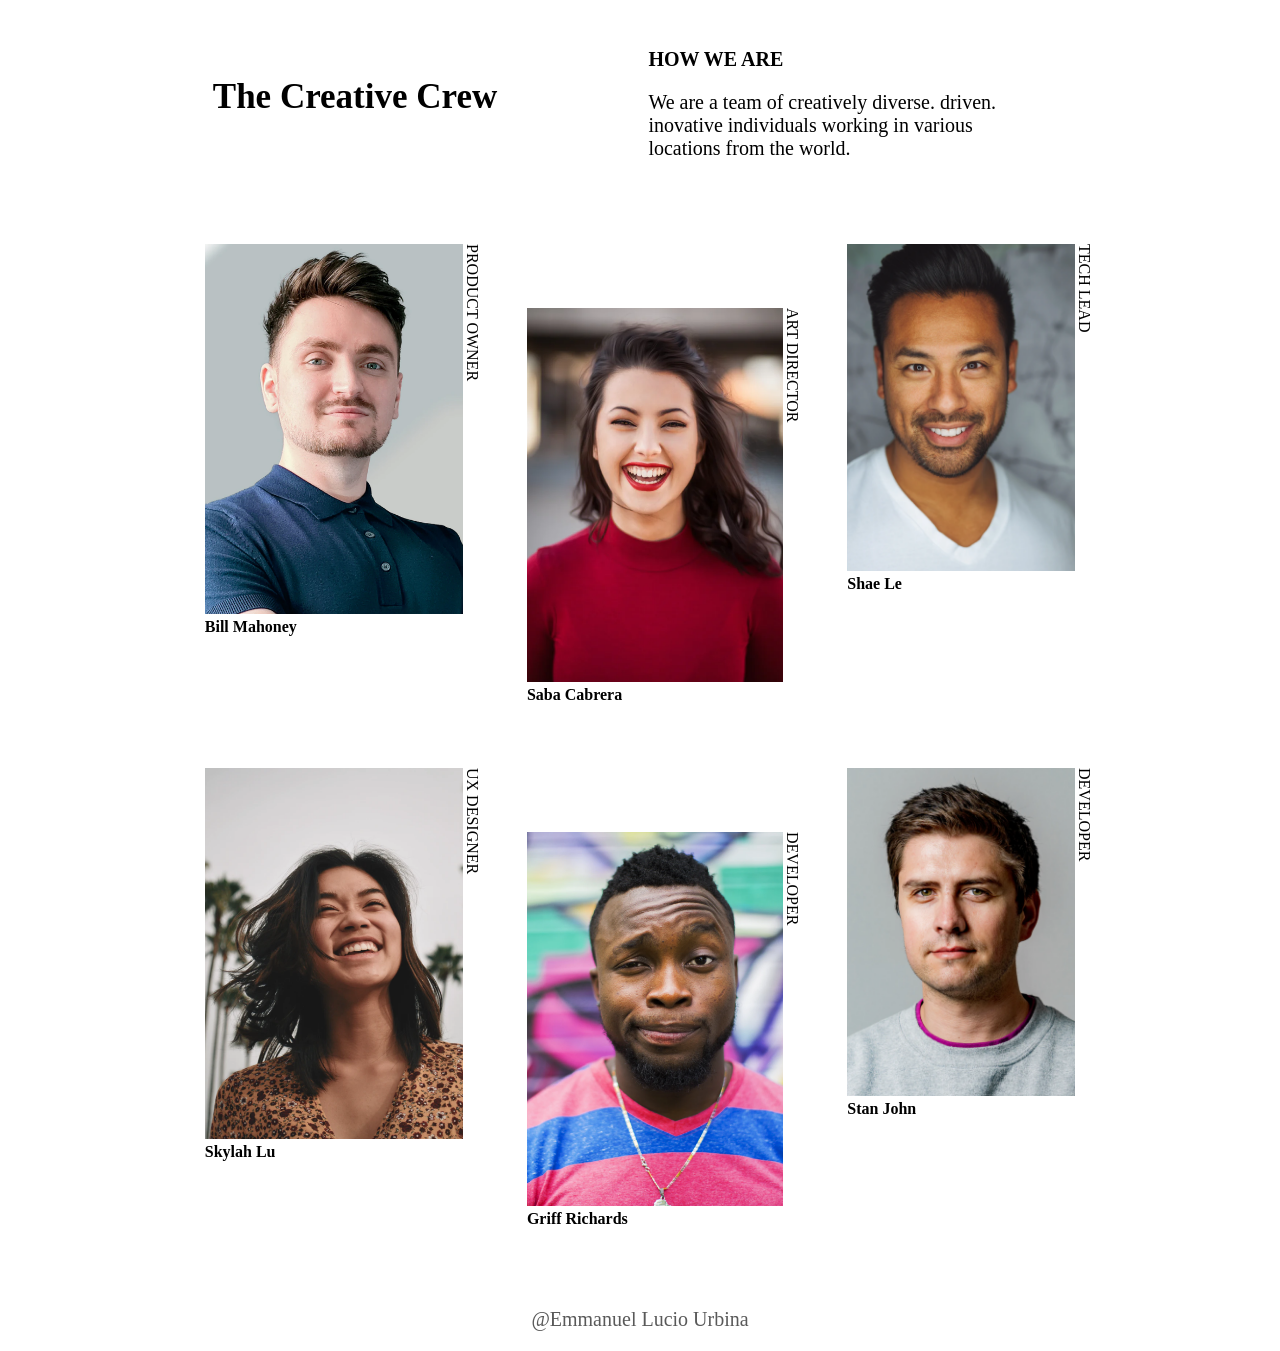
<file: index.html>
<!DOCTYPE html>
<html lang="en">

<head>
    <meta charset="UTF-8">
    <meta name="viewport" content="width=device-width, initial-scale=1.0">
    <title>My Team</title>
    <link rel="stylesheet" href="./public/css/main.css">
</head>

<body>

    <div class="main">
        <header class="team-description">
            <article class="title">
                <h1 class="team-title">The Creative Crew</h1>
            </article>
            <article class="info-team">
                <strong>HOW WE ARE</strong>
                <p>
                    We are a team of creatively diverse. driven. <br> inovative individuals working in various <br> locations from the world.
                </p>
            </article>
        </header>
        <section class="container">
            <!--1-->
            <article class="team-info">
                <img class="img-responsive" src="./public/images/photo1.png" alt="bill">
                <span class="job-position">Product Owner</span>
                <span class="name">Bill Mahoney</span>
            </article>
            <!--2-->
            <article class="team-info pt-5 pte-5">
                <img class="img-responsive" src="./public/images/photo2.png" alt="saba">
                <span class="job-position">Art Director</span>
                <span class="name">Saba Cabrera</span>
            </article>
            <!--3-->
            <article class="team-info">
                <img class="img-responsive" src="./public/images/photo3.png" alt="shae">
                <span class="job-position">Tech Lead</span>
                <span class="name">Shae Le</span>
            </article>
            <!--4-->
            <article class="team-info pte-5">
                <img class="img-responsive" src="./public/images/photo4.png" alt="bill">
                <span class="job-position">UX Designer</span>
                <span class="name">Skylah Lu</span>
            </article>
            <!--5-->
            <article class="team-info pt-5">
                <img class="img-responsive" src="./public/images/photo5.png" alt="griff">
                <span class="job-position">Developer</span>
                <span class="name">Griff Richards</span>
            </article>
            <!--6-->
            <article class="team-info pte-5">
                <img class="img-responsive" src="./public/images/photo6.png" alt="stan">
                <span class="job-position">Developer</span>
                <span class="name">Stan John</span>
            </article>
        </section>
    </div>
    <footer class="footer">
        <p>
            <a href="http://github.com/emmanuelurbina">@Emmanuel Lucio Urbina</a>
        </p>
    </footer>
</body>

</html>
</file>
<file: public/css/main.css>
/*Test grid and box*/

.main {
    margin: 3em;
}

.team-description {
    padding-left: 5em;
    display: grid;
    grid-template-columns: auto auto;
    width: 80%;
    height: 80%;
    margin-left: auto;
    margin-right: auto;
    margin-bottom: 2em;
}

.info-team {
    font-size: 20px;
}

.team-title {
    font-size: 35px;
}

.container {
    display: grid;
    grid-template-columns: auto auto auto;
    width: 80%;
    height: 80%;
    margin-left: auto;
    margin-right: auto;
}

.img-responsive {
    width: 100%;
    height: auto;
}

.name {
    display: block;
    font-weight: bolder;
}

.team-info {
    padding: 1em;
    margin: 1em;
}

.job-position {
    writing-mode: tb-rl;
    writing-mode: vertical-rl;
    position: absolute;
    text-transform: uppercase;
}

.pt-5 {
    padding-top: 5em;
}

.footer {
    font-size: 20px;
    background-color: white;
    width: 100%;
    text-align: center;
}

a {
    text-decoration: none;
    color: #595959;
}

@media screen and (max-width: 600px) {
    .container {
        grid-template-columns: auto auto;
        width: 100%;
        height: 100%;
    }
    .team-description {
        grid-template-columns: auto;
        width: 100%;
        height: 100%;
        padding: 1em;
    }
    .team-info {
        padding: 0;
    }
    .pte-5 {
        padding-top: 5em;
    }
    .main {
        padding-top: 0;
        margin-top: 0;
        margin-left: 1em;
        margin-right: 1em;
    }
}
</file>
